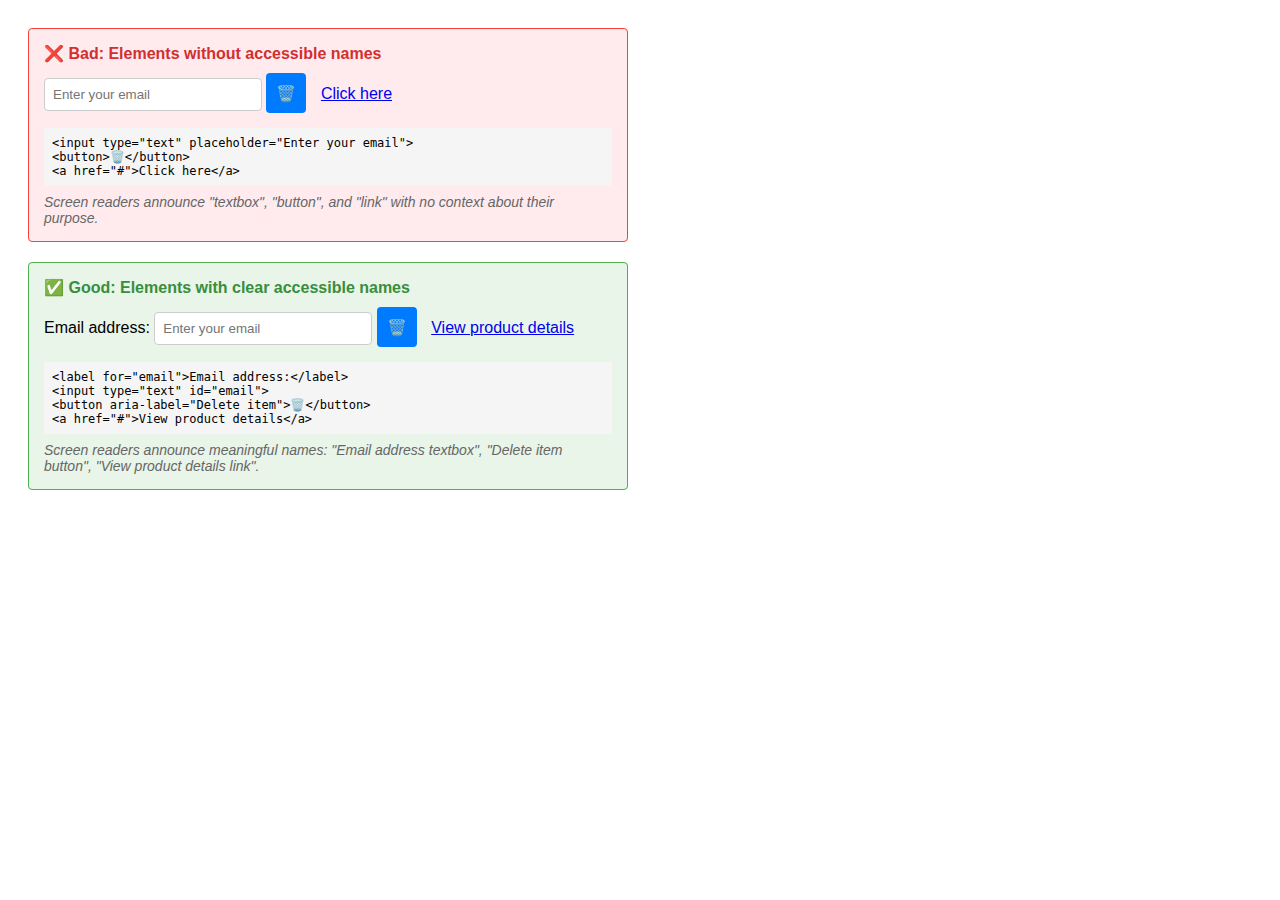
<file: accessible-names-demo.html>
<!DOCTYPE html>
<html lang="en">
<head>
    <meta charset="UTF-8">
    <meta name="viewport" content="width=device-width, initial-scale=1.0">
    <title>Accessible Names Demo</title>
    <style>
        body {
            font-family: Arial, sans-serif;
            padding: 20px;
            max-width: 600px;
        }

        .example {
            margin-bottom: 20px;
            padding: 15px;
            border: 1px solid #ccc;
            border-radius: 4px;
        }

        .bad {
            background-color: #ffebee;
            border-color: #f44336;
        }

        .good {
            background-color: #e8f5e8;
            border-color: #4caf50;
        }

        .label {
            font-weight: bold;
            margin-bottom: 10px;
            color: #333;
        }

        .bad .label {
            color: #d32f2f;
        }

        .good .label {
            color: #388e3c;
        }

        .code {
            font-family: monospace;
            background-color: #f5f5f5;
            padding: 8px;
            border-radius: 3px;
            margin-top: 8px;
            font-size: 12px;
        }

        .explanation {
            font-size: 14px;
            color: #666;
            margin-top: 8px;
            font-style: italic;
        }

        .form-group {
            margin-bottom: 15px;
        }

        input {
            padding: 8px;
            border: 1px solid #ccc;
            border-radius: 4px;
            width: 200px;
        }

        button {
            padding: 8px 12px;
            background-color: #007bff;
            color: white;
            border: none;
            border-radius: 4px;
            cursor: pointer;
            margin-right: 10px;
        }

        button:hover {
            background-color: #0056b3;
        }

        .icon-button {
            padding: 8px;
            width: 40px;
            height: 40px;
            font-size: 16px;
        }

        .visually-hidden {
            position: absolute;
            width: 1px;
            height: 1px;
            padding: 0;
            margin: -1px;
            overflow: hidden;
            clip: rect(0, 0, 0, 0);
            white-space: nowrap;
            border: 0;
        }
    </style>
</head>
<body>
    <div class="example bad">
        <div class="label">❌ Bad: Elements without accessible names</div>
        <div class="form-group">
            <input type="text" placeholder="Enter your email">
            <button class="icon-button">🗑️</button>
            <a href="#" onclick="return false;">Click here</a>
        </div>
        <div class="code">&lt;input type="text" placeholder="Enter your email"&gt;<br>&lt;button&gt;🗑️&lt;/button&gt;<br>&lt;a href="#"&gt;Click here&lt;/a&gt;</div>
        <div class="explanation">
            Screen readers announce "textbox", "button", and "link" with no context about their purpose.
        </div>
    </div>

    <div class="example good">
        <div class="label">✅ Good: Elements with clear accessible names</div>
        <div class="form-group">
            <label for="email">Email address:</label>
            <input type="text" id="email" placeholder="Enter your email">
            <button class="icon-button" aria-label="Delete item">🗑️</button>
            <a href="#" onclick="return false;">View product details</a>
        </div>
        <div class="code">&lt;label for="email"&gt;Email address:&lt;/label&gt;<br>&lt;input type="text" id="email"&gt;<br>&lt;button aria-label="Delete item"&gt;🗑️&lt;/button&gt;<br>&lt;a href="#"&gt;View product details&lt;/a&gt;</div>
        <div class="explanation">
            Screen readers announce meaningful names: "Email address textbox", "Delete item button", "View product details link".
        </div>
    </div>
</body>
</html>
</file>
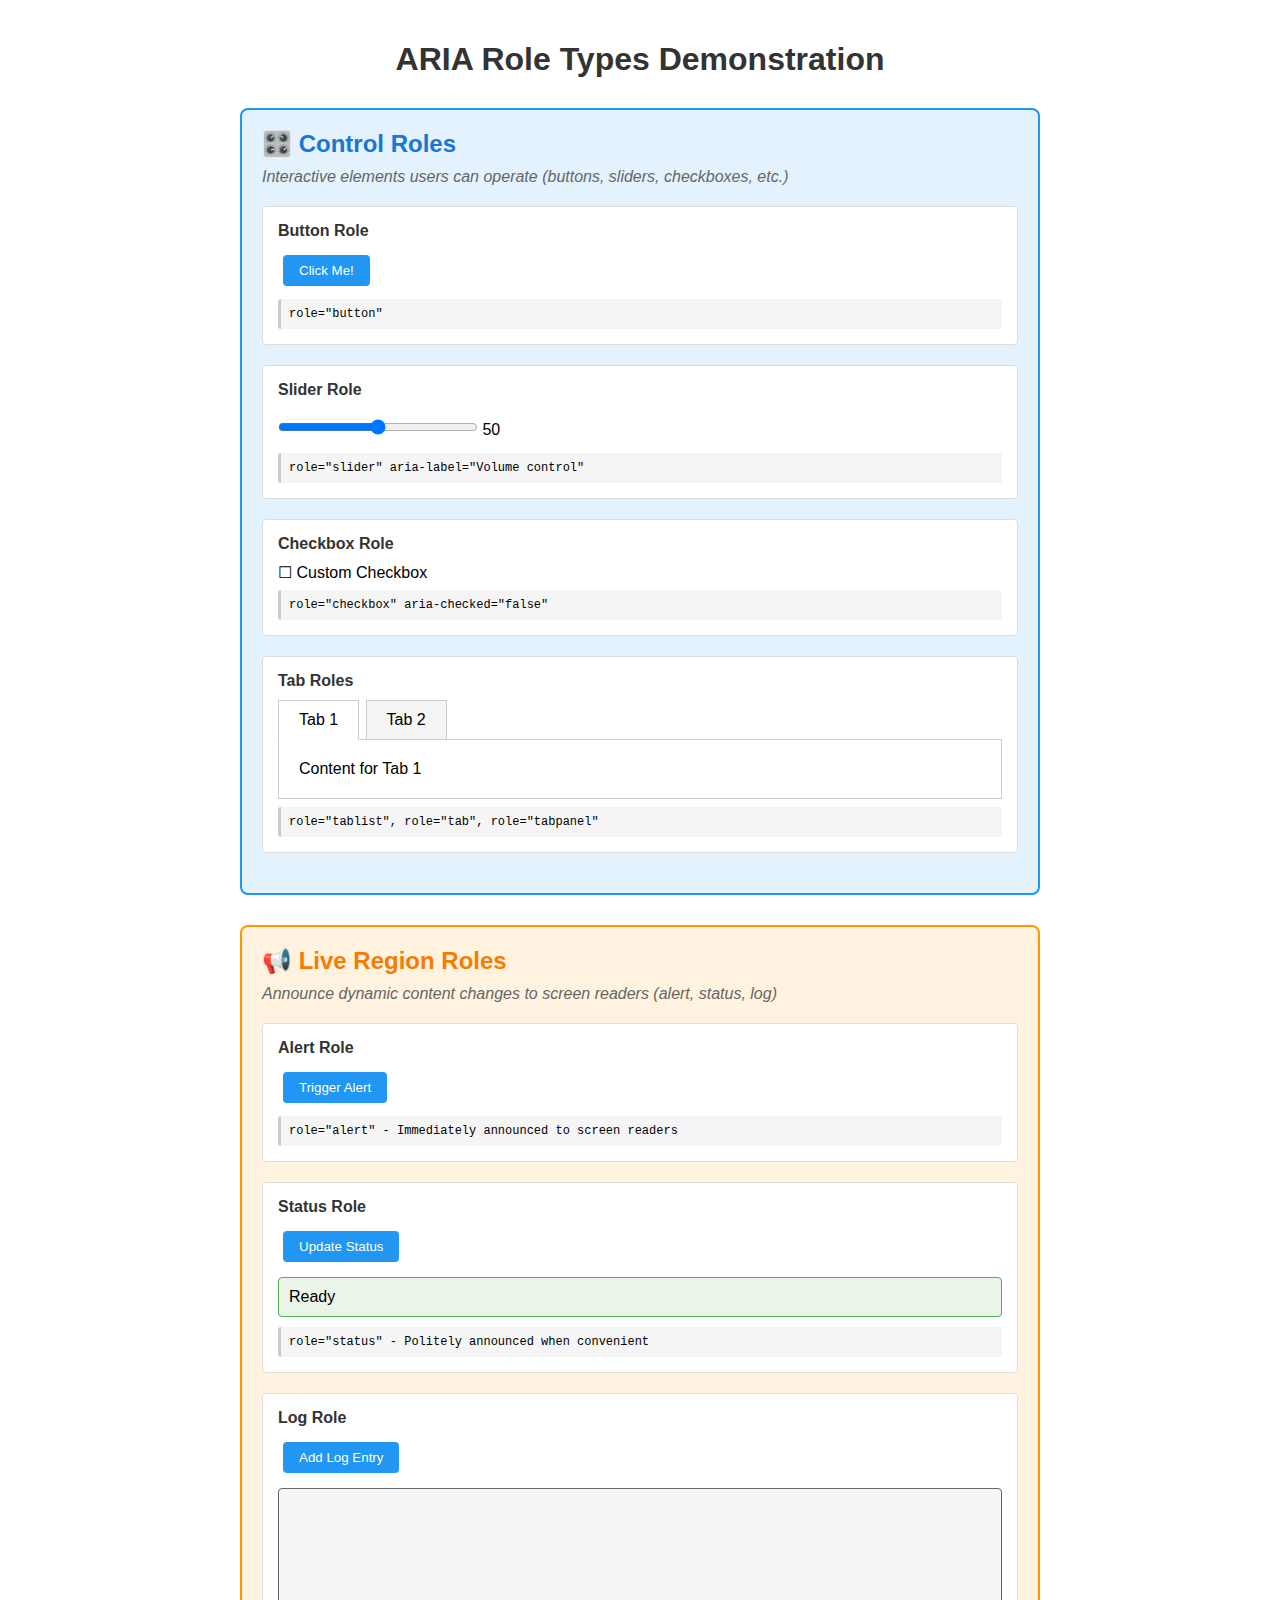
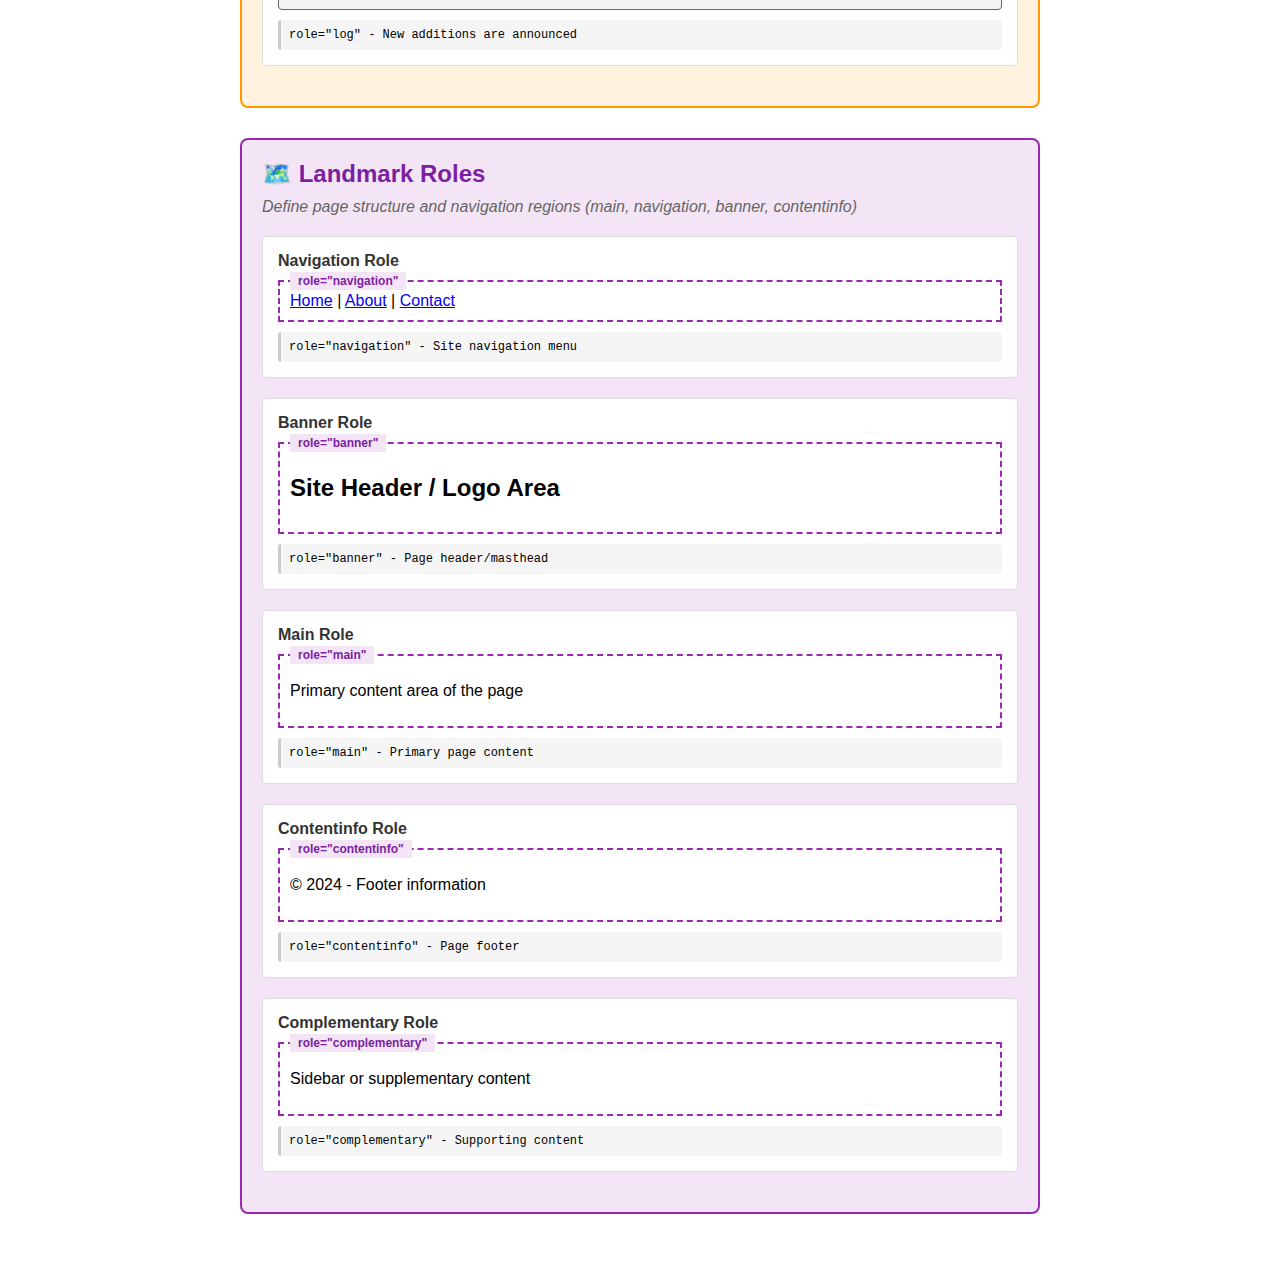
<file: aria-roles-demo.html>
<!DOCTYPE html>
<html lang="en">
<head>
    <meta charset="UTF-8">
    <meta name="viewport" content="width=device-width, initial-scale=1.0">
    <title>ARIA Role Types Demo</title>
    <style>
        body {
            font-family: Arial, sans-serif;
            padding: 20px;
            max-width: 800px;
            margin: 0 auto;
        }

        h1 {
            text-align: center;
            color: #333;
            margin-bottom: 30px;
        }

        .section {
            margin-bottom: 30px;
            padding: 20px;
            border: 2px solid;
            border-radius: 8px;
        }

        .control-roles {
            background-color: #e3f2fd;
            border-color: #2196f3;
        }

        .live-region-roles {
            background-color: #fff3e0;
            border-color: #ff9800;
        }

        .landmark-roles {
            background-color: #f3e5f5;
            border-color: #9c27b0;
        }

        .section-title {
            font-size: 24px;
            font-weight: bold;
            margin-bottom: 10px;
        }

        .control-roles .section-title {
            color: #1976d2;
        }

        .live-region-roles .section-title {
            color: #f57c00;
        }

        .landmark-roles .section-title {
            color: #7b1fa2;
        }

        .description {
            font-style: italic;
            margin-bottom: 20px;
            color: #666;
        }

        .demo-group {
            margin-bottom: 20px;
            padding: 15px;
            background-color: white;
            border-radius: 4px;
            border: 1px solid #ddd;
        }

        .demo-title {
            font-weight: bold;
            margin-bottom: 10px;
            color: #333;
        }

        .code {
            font-family: monospace;
            background-color: #f5f5f5;
            padding: 8px;
            border-radius: 3px;
            margin-top: 8px;
            font-size: 12px;
            border-left: 3px solid #ccc;
        }

        /* Control role styles */
        button {
            padding: 8px 16px;
            margin: 5px;
            border: none;
            border-radius: 4px;
            cursor: pointer;
            background-color: #2196f3;
            color: white;
        }

        button:hover {
            background-color: #1976d2;
        }

        .slider {
            width: 200px;
            margin: 10px 0;
        }

        .tabs {
            border-bottom: 1px solid #ccc;
        }

        .tab {
            display: inline-block;
            padding: 10px 20px;
            background-color: #f5f5f5;
            border: 1px solid #ccc;
            border-bottom: none;
            cursor: pointer;
            margin-right: 2px;
        }

        .tab[aria-selected="true"] {
            background-color: white;
            border-bottom: 1px solid white;
            margin-bottom: -1px;
        }

        .tabpanel {
            padding: 20px;
            border: 1px solid #ccc;
            border-top: none;
            background-color: white;
        }

        /* Live region styles */
        .alert {
            background-color: #ffebee;
            border: 1px solid #f44336;
            padding: 10px;
            border-radius: 4px;
            margin: 10px 0;
        }

        .status {
            background-color: #e8f5e8;
            border: 1px solid #4caf50;
            padding: 10px;
            border-radius: 4px;
            margin: 10px 0;
        }

        .log {
            background-color: #f5f5f5;
            border: 1px solid #666;
            padding: 10px;
            border-radius: 4px;
            height: 100px;
            overflow-y: auto;
            margin: 10px 0;
        }

        /* Landmark styles */
        .landmark-demo {
            border: 2px dashed #9c27b0;
            padding: 10px;
            margin: 10px 0;
            position: relative;
        }

        .landmark-label {
            position: absolute;
            top: -10px;
            left: 10px;
            background-color: #f3e5f5;
            padding: 2px 8px;
            font-size: 12px;
            font-weight: bold;
            color: #7b1fa2;
        }
    </style>
</head>
<body>
    <h1>ARIA Role Types Demonstration</h1>

    <!-- CONTROL ROLES SECTION -->
    <div class="section control-roles">
        <div class="section-title">🎛️ Control Roles</div>
        <div class="description">Interactive elements users can operate (buttons, sliders, checkboxes, etc.)</div>
        
        <div class="demo-group">
            <div class="demo-title">Button Role</div>
            <button role="button" onclick="showAlert()">Click Me!</button>
            <div class="code">role="button"</div>
        </div>

        <div class="demo-group">
            <div class="demo-title">Slider Role</div>
            <input type="range" class="slider" role="slider" min="0" max="100" value="50" aria-label="Volume control">
            <span id="slider-value">50</span>
            <div class="code">role="slider" aria-label="Volume control"</div>
        </div>

        <div class="demo-group">
            <div class="demo-title">Checkbox Role</div>
            <div role="checkbox" aria-checked="false" tabindex="0" onclick="toggleCheckbox(this)" style="cursor: pointer;">
                ☐ Custom Checkbox
            </div>
            <div class="code">role="checkbox" aria-checked="false"</div>
        </div>

        <div class="demo-group">
            <div class="demo-title">Tab Roles</div>
            <div class="tabs" role="tablist">
                <div class="tab" role="tab" aria-selected="true" aria-controls="panel1" tabindex="0">Tab 1</div>
                <div class="tab" role="tab" aria-selected="false" aria-controls="panel2" tabindex="-1">Tab 2</div>
            </div>
            <div class="tabpanel" role="tabpanel" id="panel1">Content for Tab 1</div>
            <div class="code">role="tablist", role="tab", role="tabpanel"</div>
        </div>
    </div>

    <!-- LIVE REGION ROLES SECTION -->
    <div class="section live-region-roles">
        <div class="section-title">📢 Live Region Roles</div>
        <div class="description">Announce dynamic content changes to screen readers (alert, status, log)</div>
        
        <div class="demo-group">
            <div class="demo-title">Alert Role</div>
            <button onclick="showAlert()">Trigger Alert</button>
            <div id="alert-region" role="alert" class="alert" style="display: none;"></div>
            <div class="code">role="alert" - Immediately announced to screen readers</div>
        </div>

        <div class="demo-group">
            <div class="demo-title">Status Role</div>
            <button onclick="updateStatus()">Update Status</button>
            <div id="status-region" role="status" class="status">Ready</div>
            <div class="code">role="status" - Politely announced when convenient</div>
        </div>

        <div class="demo-group">
            <div class="demo-title">Log Role</div>
            <button onclick="addLogEntry()">Add Log Entry</button>
            <div id="log-region" role="log" class="log"></div>
            <div class="code">role="log" - New additions are announced</div>
        </div>
    </div>

    <!-- LANDMARK ROLES SECTION -->
    <div class="section landmark-roles">
        <div class="section-title">🗺️ Landmark Roles</div>
        <div class="description">Define page structure and navigation regions (main, navigation, banner, contentinfo)</div>
        
        <div class="demo-group">
            <div class="demo-title">Navigation Role</div>
            <div class="landmark-demo">
                <div class="landmark-label">role="navigation"</div>
                <nav role="navigation">
                    <a href="#">Home</a> | <a href="#">About</a> | <a href="#">Contact</a>
                </nav>
            </div>
            <div class="code">role="navigation" - Site navigation menu</div>
        </div>

        <div class="demo-group">
            <div class="demo-title">Banner Role</div>
            <div class="landmark-demo">
                <div class="landmark-label">role="banner"</div>
                <header role="banner">
                    <h2>Site Header / Logo Area</h2>
                </header>
            </div>
            <div class="code">role="banner" - Page header/masthead</div>
        </div>

        <div class="demo-group">
            <div class="demo-title">Main Role</div>
            <div class="landmark-demo">
                <div class="landmark-label">role="main"</div>
                <main role="main">
                    <p>Primary content area of the page</p>
                </main>
            </div>
            <div class="code">role="main" - Primary page content</div>
        </div>

        <div class="demo-group">
            <div class="demo-title">Contentinfo Role</div>
            <div class="landmark-demo">
                <div class="landmark-label">role="contentinfo"</div>
                <footer role="contentinfo">
                    <p>© 2024 - Footer information</p>
                </footer>
            </div>
            <div class="code">role="contentinfo" - Page footer</div>
        </div>

        <div class="demo-group">
            <div class="demo-title">Complementary Role</div>
            <div class="landmark-demo">
                <div class="landmark-label">role="complementary"</div>
                <aside role="complementary">
                    <p>Sidebar or supplementary content</p>
                </aside>
            </div>
            <div class="code">role="complementary" - Supporting content</div>
        </div>
    </div>

    <script>
        let logCounter = 1;
        let statusCounter = 1;

        function showAlert() {
            const alertRegion = document.getElementById('alert-region');
            alertRegion.textContent = 'Alert! This is an important message.';
            alertRegion.style.display = 'block';
            setTimeout(() => {
                alertRegion.style.display = 'none';
            }, 3000);
        }

        function updateStatus() {
            const statusRegion = document.getElementById('status-region');
            statusRegion.textContent = `Status updated #${statusCounter++}`;
        }

        function addLogEntry() {
            const logRegion = document.getElementById('log-region');
            const entry = document.createElement('div');
            entry.textContent = `Log entry #${logCounter++} - ${new Date().toLocaleTimeString()}`;
            logRegion.appendChild(entry);
            logRegion.scrollTop = logRegion.scrollHeight;
        }

        function toggleCheckbox(element) {
            const checked = element.getAttribute('aria-checked') === 'true';
            element.setAttribute('aria-checked', !checked);
            element.textContent = !checked ? '☑ Custom Checkbox' : '☐ Custom Checkbox';
        }

        // Slider value update
        document.querySelector('.slider').addEventListener('input', function(e) {
            document.getElementById('slider-value').textContent = e.target.value;
        });

        // Add keyboard support for custom checkbox
        document.querySelector('[role="checkbox"]').addEventListener('keydown', function(e) {
            if (e.key === 'Enter' || e.key === ' ') {
                e.preventDefault();
                toggleCheckbox(this);
            }
        });
    </script>
</body>
</html>
</file>
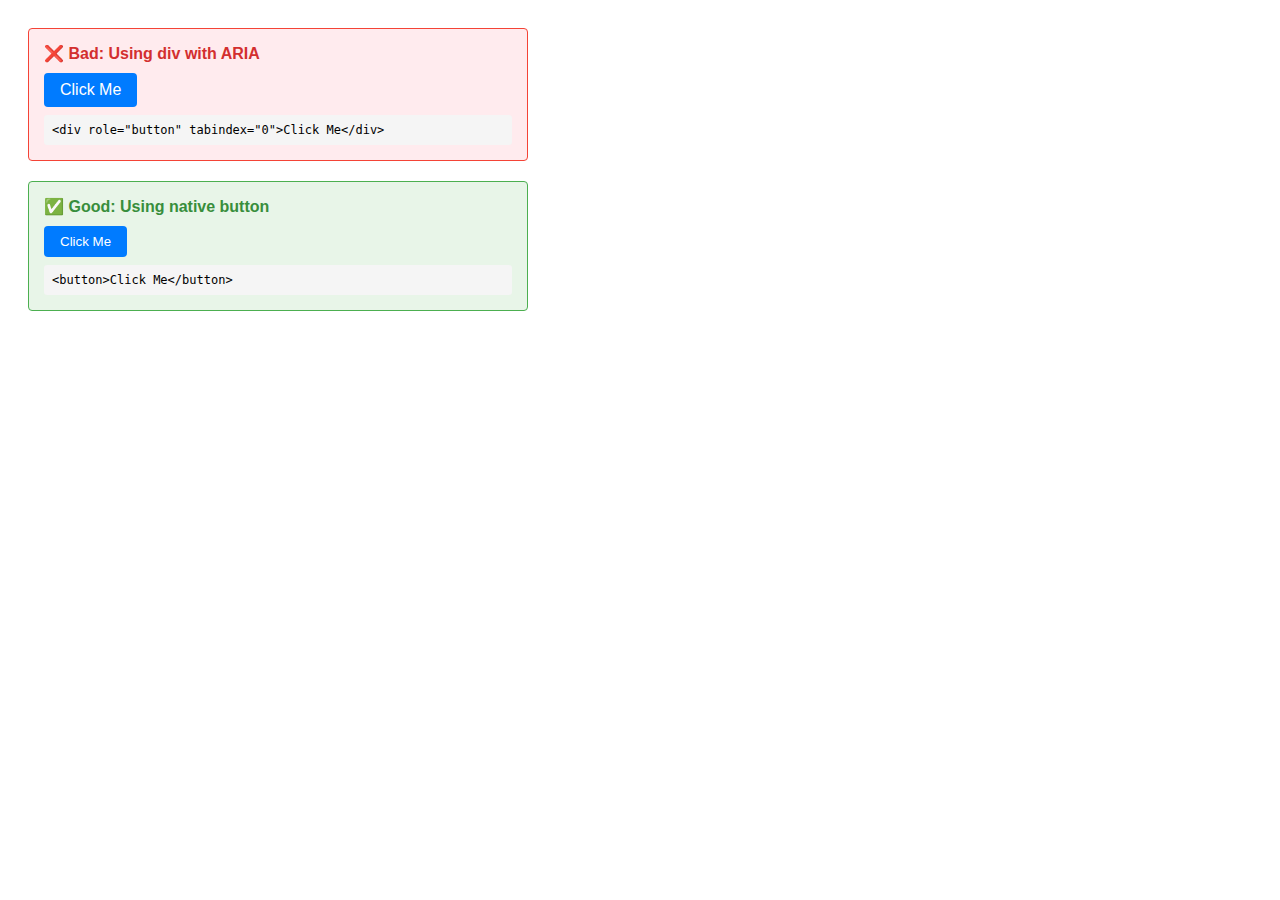
<file: aria-rule-demo.html>
<!DOCTYPE html>
<html lang="en">
<head>
    <meta charset="UTF-8">
    <meta name="viewport" content="width=device-width, initial-scale=1.0">
    <title>Native HTML vs ARIA Demo</title>
    <style>
        body {
            font-family: Arial, sans-serif;
            padding: 20px;
            max-width: 500px;
        }

        .example {
            margin-bottom: 20px;
            padding: 15px;
            border: 1px solid #ccc;
            border-radius: 4px;
        }

        .bad {
            background-color: #ffebee;
            border-color: #f44336;
        }

        .good {
            background-color: #e8f5e8;
            border-color: #4caf50;
        }

        .label {
            font-weight: bold;
            margin-bottom: 10px;
            color: #333;
        }

        .bad .label {
            color: #d32f2f;
        }

        .good .label {
            color: #388e3c;
        }

        /* Style the div to look like a button */
        .fake-button {
            display: inline-block;
            padding: 8px 16px;
            background-color: #007bff;
            color: white;
            border-radius: 4px;
            cursor: pointer;
            user-select: none;
        }

        .fake-button:hover {
            background-color: #0056b3;
        }

        .fake-button:focus {
            outline: 2px solid #80bdff;
        }

        /* Native button styling */
        .real-button {
            padding: 8px 16px;
            background-color: #007bff;
            color: white;
            border: none;
            border-radius: 4px;
            cursor: pointer;
        }

        .real-button:hover {
            background-color: #0056b3;
        }

        .code {
            font-family: monospace;
            background-color: #f5f5f5;
            padding: 8px;
            border-radius: 3px;
            margin-top: 8px;
            font-size: 12px;
        }
    </style>
</head>
<body>
    <div class="example bad">
        <div class="label">❌ Bad: Using div with ARIA</div>
        <div class="fake-button" role="button" tabindex="0" onclick="alert('Clicked!')">
            Click Me
        </div>
        <div class="code">&lt;div role="button" tabindex="0"&gt;Click Me&lt;/div&gt;</div>
    </div>

    <div class="example good">
        <div class="label">✅ Good: Using native button</div>
        <button class="real-button" onclick="alert('Clicked!')">
            Click Me
        </button>
        <div class="code">&lt;button&gt;Click Me&lt;/button&gt;</div>
    </div>

    <script>
        // Add keyboard support for the fake button (this is what you get for free with <button>)
        document.querySelector('.fake-button').addEventListener('keydown', function(e) {
            if (e.key === 'Enter' || e.key === ' ') {
                e.preventDefault();
                this.click();
            }
        });
    </script>
</body>
</html>
</file>
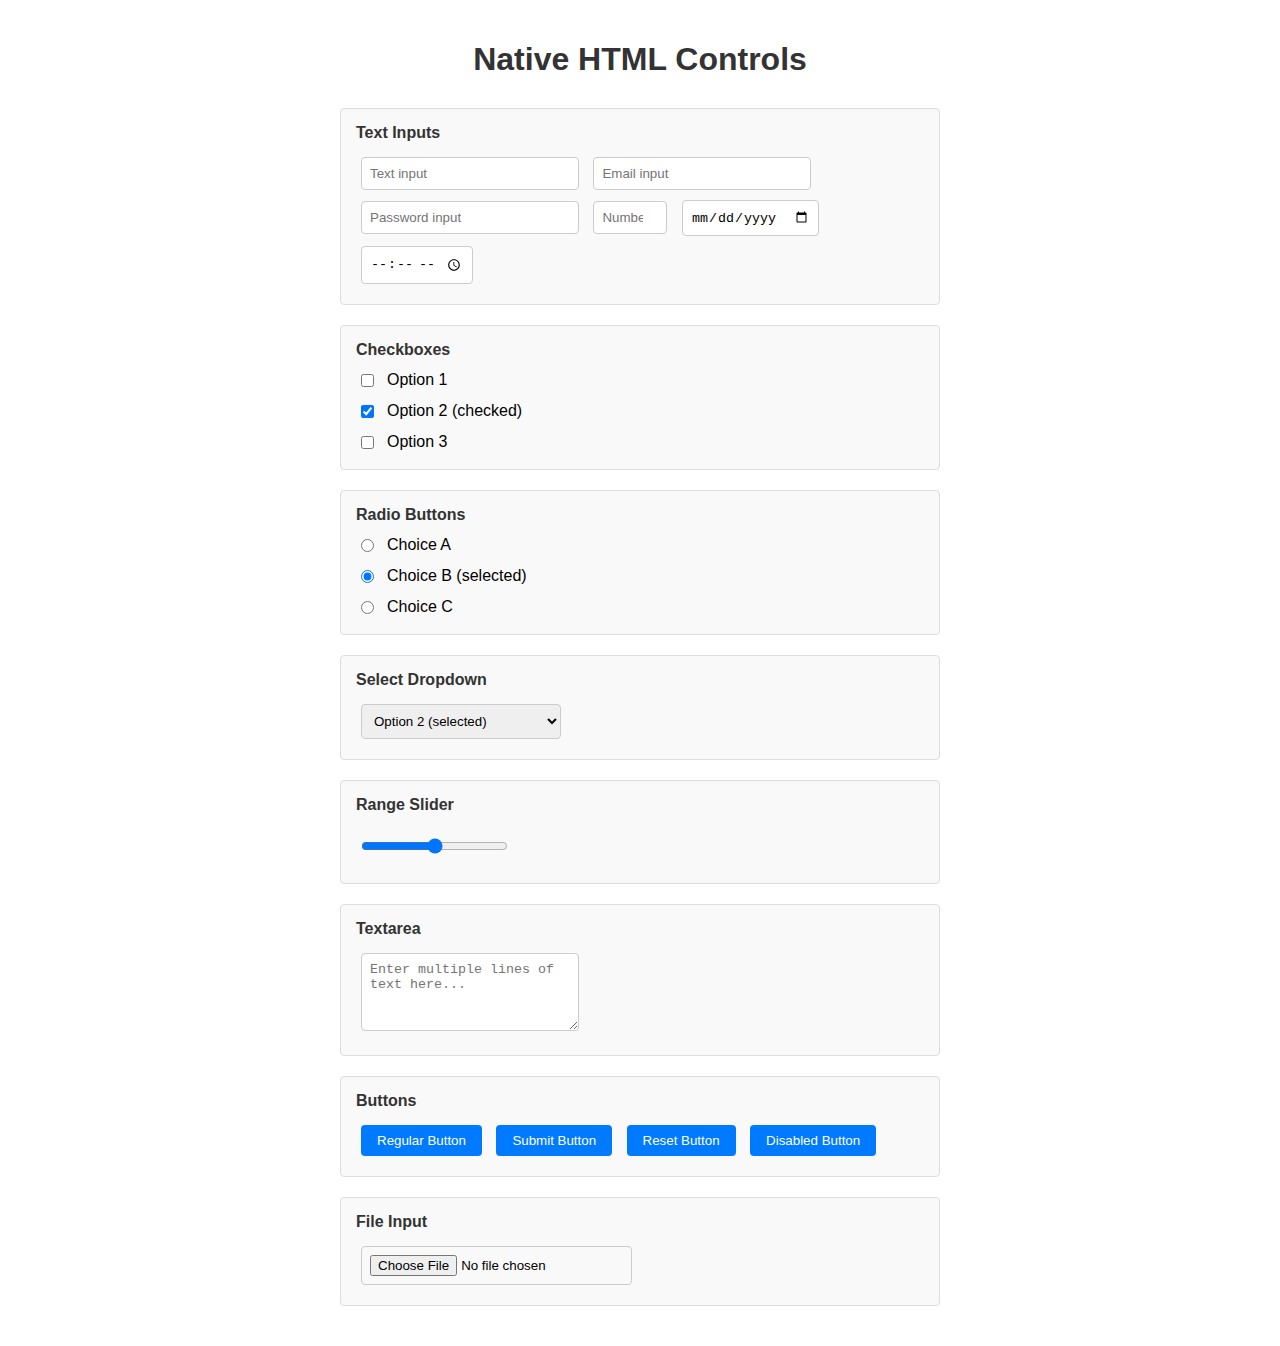
<file: native-controls-demo.html>
<!DOCTYPE html>
<html lang="en">
<head>
    <meta charset="UTF-8">
    <meta name="viewport" content="width=device-width, initial-scale=1.0">
    <title>Native HTML Controls Demo</title>
    <style>
        body {
            font-family: Arial, sans-serif;
            padding: 20px;
            max-width: 600px;
            margin: 0 auto;
        }

        h1 {
            text-align: center;
            color: #333;
            margin-bottom: 30px;
        }

        .control-group {
            margin-bottom: 20px;
            padding: 15px;
            border: 1px solid #ddd;
            border-radius: 4px;
            background-color: #f9f9f9;
        }

        .control-label {
            font-weight: bold;
            margin-bottom: 10px;
            color: #333;
        }

        input, select, textarea {
            padding: 8px;
            border: 1px solid #ccc;
            border-radius: 4px;
            margin: 5px;
        }

        input[type="text"], input[type="email"], input[type="password"], select, textarea {
            width: 200px;
        }

        button {
            padding: 8px 16px;
            background-color: #007bff;
            color: white;
            border: none;
            border-radius: 4px;
            cursor: pointer;
            margin: 5px;
        }

        button:hover {
            background-color: #0056b3;
        }

        .checkbox-group, .radio-group {
            display: flex;
            flex-direction: column;
            gap: 8px;
        }

        .checkbox-item, .radio-item {
            display: flex;
            align-items: center;
            gap: 8px;
        }
    </style>
</head>
<body>
    <h1>Native HTML Controls</h1>

    <div class="control-group">
        <div class="control-label">Text Inputs</div>
        <input type="text" placeholder="Text input">
        <input type="email" placeholder="Email input">
        <input type="password" placeholder="Password input">
        <input type="number" placeholder="Number input" min="0" max="100">
        <input type="date">
        <input type="time">
    </div>

    <div class="control-group">
        <div class="control-label">Checkboxes</div>
        <div class="checkbox-group">
            <div class="checkbox-item">
                <input type="checkbox" id="check1">
                <label for="check1">Option 1</label>
            </div>
            <div class="checkbox-item">
                <input type="checkbox" id="check2" checked>
                <label for="check2">Option 2 (checked)</label>
            </div>
            <div class="checkbox-item">
                <input type="checkbox" id="check3">
                <label for="check3">Option 3</label>
            </div>
        </div>
    </div>

    <div class="control-group">
        <div class="control-label">Radio Buttons</div>
        <div class="radio-group">
            <div class="radio-item">
                <input type="radio" id="radio1" name="radiogroup" value="option1">
                <label for="radio1">Choice A</label>
            </div>
            <div class="radio-item">
                <input type="radio" id="radio2" name="radiogroup" value="option2" checked>
                <label for="radio2">Choice B (selected)</label>
            </div>
            <div class="radio-item">
                <input type="radio" id="radio3" name="radiogroup" value="option3">
                <label for="radio3">Choice C</label>
            </div>
        </div>
    </div>

    <div class="control-group">
        <div class="control-label">Select Dropdown</div>
        <select>
            <option>Choose an option</option>
            <option>Option 1</option>
            <option selected>Option 2 (selected)</option>
            <option>Option 3</option>
            <option>Option 4</option>
        </select>
    </div>

    <div class="control-group">
        <div class="control-label">Range Slider</div>
        <input type="range" min="0" max="100" value="50">
    </div>

    <div class="control-group">
        <div class="control-label">Textarea</div>
        <textarea rows="4" placeholder="Enter multiple lines of text here..."></textarea>
    </div>

    <div class="control-group">
        <div class="control-label">Buttons</div>
        <button type="button">Regular Button</button>
        <button type="submit">Submit Button</button>
        <button type="reset">Reset Button</button>
        <button disabled>Disabled Button</button>
    </div>

    <div class="control-group">
        <div class="control-label">File Input</div>
        <input type="file">
    </div>
</body>
</html>
</file>
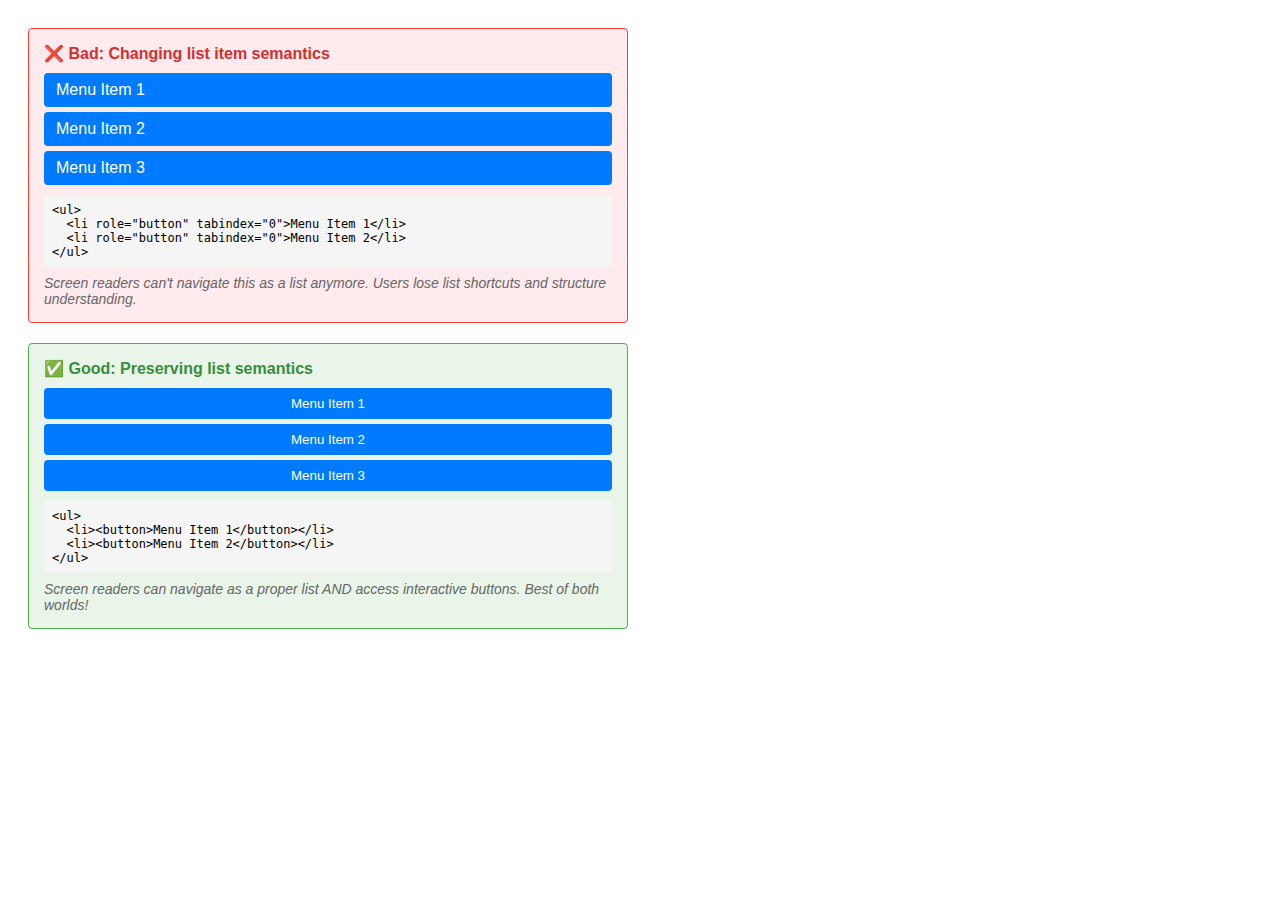
<file: native-semantics-demo.html>
<!DOCTYPE html>
<html lang="en">
<head>
    <meta charset="UTF-8">
    <meta name="viewport" content="width=device-width, initial-scale=1.0">
    <title>Native List Semantics Demo</title>
    <style>
        body {
            font-family: Arial, sans-serif;
            padding: 20px;
            max-width: 600px;
        }

        .example {
            margin-bottom: 20px;
            padding: 15px;
            border: 1px solid #ccc;
            border-radius: 4px;
        }

        .bad {
            background-color: #ffebee;
            border-color: #f44336;
        }

        .good {
            background-color: #e8f5e8;
            border-color: #4caf50;
        }

        .label {
            font-weight: bold;
            margin-bottom: 10px;
            color: #333;
        }

        .bad .label {
            color: #d32f2f;
        }

        .good .label {
            color: #388e3c;
        }

        .code {
            font-family: monospace;
            background-color: #f5f5f5;
            padding: 8px;
            border-radius: 3px;
            margin-top: 8px;
            font-size: 12px;
        }

        .explanation {
            font-size: 14px;
            color: #666;
            margin-top: 8px;
            font-style: italic;
        }

        /* Style list items to look like buttons when they have role="button" */
        .bad li[role="button"] {
            display: block;
            padding: 8px 12px;
            background-color: #007bff;
            color: white;
            border-radius: 4px;
            cursor: pointer;
            margin-bottom: 5px;
            user-select: none;
        }

        .bad li[role="button"]:hover {
            background-color: #0056b3;
        }

        /* Style actual buttons inside list items */
        .good button {
            display: block;
            width: 100%;
            padding: 8px 12px;
            background-color: #007bff;
            color: white;
            border: none;
            border-radius: 4px;
            cursor: pointer;
            margin-bottom: 5px;
        }

        .good button:hover {
            background-color: #0056b3;
        }

        ul {
            margin: 10px 0;
            padding-left: 0;
        }

        li {
            list-style: none;
        }
    </style>
</head>
<body>
    <div class="example bad">
        <div class="label">❌ Bad: Changing list item semantics</div>
        <ul>
            <li role="button" tabindex="0" onclick="alert('Item 1 clicked!')">Menu Item 1</li>
            <li role="button" tabindex="0" onclick="alert('Item 2 clicked!')">Menu Item 2</li>
            <li role="button" tabindex="0" onclick="alert('Item 3 clicked!')">Menu Item 3</li>
        </ul>
        <div class="code">&lt;ul&gt;<br>&nbsp;&nbsp;&lt;li role="button" tabindex="0"&gt;Menu Item 1&lt;/li&gt;<br>&nbsp;&nbsp;&lt;li role="button" tabindex="0"&gt;Menu Item 2&lt;/li&gt;<br>&lt;/ul&gt;</div>
        <div class="explanation">
            Screen readers can't navigate this as a list anymore. Users lose list shortcuts and structure understanding.
        </div>
    </div>

    <div class="example good">
        <div class="label">✅ Good: Preserving list semantics</div>
        <ul>
            <li><button onclick="alert('Item 1 clicked!')">Menu Item 1</button></li>
            <li><button onclick="alert('Item 2 clicked!')">Menu Item 2</button></li>
            <li><button onclick="alert('Item 3 clicked!')">Menu Item 3</button></li>
        </ul>
        <div class="code">&lt;ul&gt;<br>&nbsp;&nbsp;&lt;li&gt;&lt;button&gt;Menu Item 1&lt;/button&gt;&lt;/li&gt;<br>&nbsp;&nbsp;&lt;li&gt;&lt;button&gt;Menu Item 2&lt;/button&gt;&lt;/li&gt;<br>&lt;/ul&gt;</div>
        <div class="explanation">
            Screen readers can navigate as a proper list AND access interactive buttons. Best of both worlds!
        </div>
    </div>

    <script>
        // Add keyboard support for the bad example (this is what you get for free with proper semantics)
        document.querySelectorAll('.bad li[role="button"]').forEach(item => {
            item.addEventListener('keydown', function(e) {
                if (e.key === 'Enter' || e.key === ' ') {
                    e.preventDefault();
                    this.click();
                }
            });
        });
    </script>
</body>
</html>
</file>
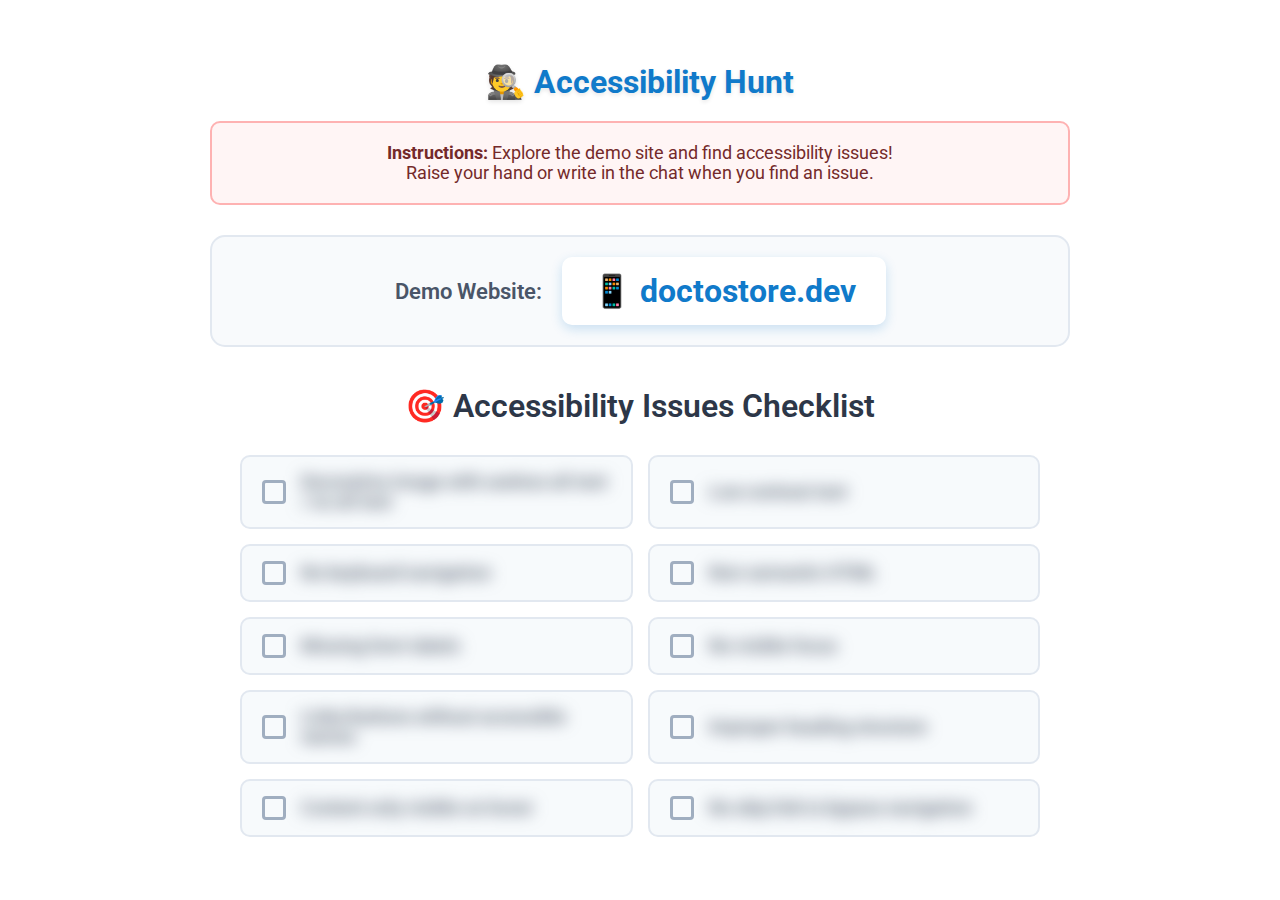
<file: dev-time-demo/presentation.html>
<!DOCTYPE html>
<html lang="en">
<head>
    <meta charset="UTF-8">
    <meta name="viewport" content="width=device-width, initial-scale=1.0">
    <title>Accessibility Hunt - Interactive Presentation</title>
    <link rel="preconnect" href="https://fonts.googleapis.com">
    <link rel="preconnect" href="https://fonts.gstatic.com" crossorigin>
    <link href="https://fonts.googleapis.com/css2?family=Roboto:ital,wght@0,100..900;1,100..900&display=swap" rel="stylesheet">
    <style>
        * {
            margin: 0;
            padding: 0;
            box-sizing: border-box;
        }

        body {
            font-family: 'Roboto', sans-serif;
            min-height: 100vh;
            display: flex;
            align-items: center;
            justify-content: center;
            color: #333;
        }

        .slide-container {
            border-radius: 20px;
            padding: 20px;
            max-width: 900px;
            width: 90%;
            text-align: center;
        }

        .slide-title {
            font-size: 2rem;
            font-weight: 700;
            color: #107ACA;
            margin-bottom: 20px;
            text-shadow: 0 2px 4px rgba(0, 0, 0, 0.1);
        }

        .demo-link-section {
            background: #f8fafc;
            border-radius: 15px;
            padding: 20px;
            margin-bottom: 40px;
            border: 2px solid #e2e8f0;
            display: flex;
            align-items: center;
            justify-content: center;
            gap: 20px;
        }

        .demo-link-label {
            font-size: 1.4rem;
            font-weight: 600;
            color: #4a5568;
        }

        .demo-link {
            font-size: 2rem;
            font-weight: 700;
            color: #107ACA;
            text-decoration: none;
            background: white;
            padding: 15px 30px;
            border-radius: 10px;
            display: inline-block;
            box-shadow: 0 4px 12px rgba(16, 122, 202, 0.2);
            transition: all 0.3s ease;
        }

        .demo-link:hover {
            transform: translateY(-2px);
            box-shadow: 0 8px 20px rgba(16, 122, 202, 0.3);
        }

        .checklist-section {
            text-align: left;
        }

        .checklist-title {
            font-size: 2rem;
            font-weight: 600;
            color: #2d3748;
            margin-bottom: 30px;
            text-align: center;
        }

        .checklist {
            list-style: none;
            display: grid;
            grid-template-columns: 1fr 1fr;
            gap: 15px;
            max-width: 800px;
            margin: 0 auto;
        }

        .checklist-item {
            display: flex;
            align-items: center;
            background: #f7fafc;
            padding: 15px 20px;
            border-radius: 10px;
            border: 2px solid #e2e8f0;
            transition: all 0.3s ease;
        }

        .checklist-item:hover {
            background: #edf2f7;
            border-color: #cbd5e0;
        }

        .checklist-item:has(.checkbox-input:checked) {
            background: #f0fff4;
            border-color: #68d391;
        }

        .checkbox-input {
            display: none;
        }

        .checkbox-label {
            display: flex;
            align-items: center;
            cursor: pointer;
            width: 100%;
        }

        .checkbox {
            width: 24px;
            height: 24px;
            border: 3px solid #a0aec0;
            border-radius: 4px;
            margin-right: 15px;
            display: flex;
            align-items: center;
            justify-content: center;
            transition: all 0.3s ease;
            flex-shrink: 0;
        }

        .checkbox::after {
            content: '✓';
            color: white;
            font-weight: bold;
            font-size: 16px;
            opacity: 0;
            transition: opacity 0.3s ease;
        }

        .checkbox-input:checked + .checkbox-label .checkbox {
            background: #48bb78;
            border-color: #48bb78;
        }

        .checkbox-input:checked + .checkbox-label .checkbox::after {
            opacity: 1;
        }

        .issue-text {
            font-size: 1.1rem;
            font-weight: 500;
            color: #4a5568;
            transition: all 0.3s ease;
            filter: blur(8px);
            user-select: none;
        }

        .checkbox-input:checked + .checkbox-label .issue-text {
            color: #2d3748;
            filter: none;
            user-select: auto;
        }

        .checkbox-input:checked + .checkbox-label {
            background: #f0fff4;
            border-radius: 10px;
        }

        .instructions {
            background: #fff5f5;
            border: 2px solid #feb2b2;
            border-radius: 10px;
            padding: 20px;
            margin-bottom: 30px;
            font-size: 1.1rem;
            color: #742a2a;
            text-align: center;
        }


        @media (max-width: 768px) {
            .slide-container {
                padding: 40px 30px;
            }

            .slide-title {
                font-size: 2.5rem;
            }

            .demo-link {
                font-size: 1.5rem;
                padding: 12px 20px;
            }

            .checklist {
                grid-template-columns: 1fr;
            }

        }
    </style>
</head>
<body>
    <div class="slide-container">
        <h1 class="slide-title">🕵 Accessibility Hunt</h1>
        
        <div class="instructions">
            <strong>Instructions:</strong> Explore the demo site and find accessibility issues! <br/>
            Raise your hand or write in the chat when you find an issue.
        </div>
        
        <div class="demo-link-section">
            <div class="demo-link-label">Demo Website:</div>
            <a href="./index.html" target="_blank" class="demo-link">📱 doctostore.dev</a>
        </div>
        
        <div class="checklist-section">
            <h2 class="checklist-title">🎯 Accessibility Issues Checklist</h2>
            <ul class="checklist">
                <li class="checklist-item">
                    <input type="checkbox" id="issue1" class="checkbox-input">
                    <label for="issue1" class="checkbox-label">
                        <div class="checkbox"></div>
                        <span class="issue-text">Decorative image with useless alt text / no alt text</span>
                    </label>
                </li>
                <li class="checklist-item">
                    <input type="checkbox" id="issue2" class="checkbox-input">
                    <label for="issue2" class="checkbox-label">
                        <div class="checkbox"></div>
                        <span class="issue-text">Low contrast text</span>
                    </label>
                </li>
                <li class="checklist-item">
                    <input type="checkbox" id="issue3" class="checkbox-input">
                    <label for="issue3" class="checkbox-label">
                        <div class="checkbox"></div>
                        <span class="issue-text">No keyboard navigation</span>
                    </label>
                </li>
                <li class="checklist-item">
                    <input type="checkbox" id="issue4" class="checkbox-input">
                    <label for="issue4" class="checkbox-label">
                        <div class="checkbox"></div>
                        <span class="issue-text">Non-semantic HTML</span>
                    </label>
                </li>
                <li class="checklist-item">
                    <input type="checkbox" id="issue5" class="checkbox-input">
                    <label for="issue5" class="checkbox-label">
                        <div class="checkbox"></div>
                        <span class="issue-text">Missing form labels</span>
                    </label>
                </li>
                <li class="checklist-item">
                    <input type="checkbox" id="issue6" class="checkbox-input">
                    <label for="issue6" class="checkbox-label">
                        <div class="checkbox"></div>
                        <span class="issue-text">No visible focus</span>
                    </label>
                </li>
                <li class="checklist-item">
                    <input type="checkbox" id="issue7" class="checkbox-input">
                    <label for="issue7" class="checkbox-label">
                        <div class="checkbox"></div>
                        <span class="issue-text">Links/buttons without accessible names</span>
                    </label>
                </li>
                <li class="checklist-item">
                    <input type="checkbox" id="issue8" class="checkbox-input">
                    <label for="issue8" class="checkbox-label">
                        <div class="checkbox"></div>
                        <span class="issue-text">Improper heading structure</span>
                    </label>
                </li>
                <li class="checklist-item">
                    <input type="checkbox" id="issue9" class="checkbox-input">
                    <label for="issue9" class="checkbox-label">
                        <div class="checkbox"></div>
                        <span class="issue-text">Content only visible on hover</span>
                    </label>
                </li>
                <li class="checklist-item">
                    <input type="checkbox" id="issue10" class="checkbox-input">
                    <label for="issue10" class="checkbox-label">
                        <div class="checkbox"></div>
                        <span class="issue-text">No skip link to bypass navigation</span>
                    </label>
                </li>
            </ul>
        </div>
    </div>

</body>
</html>
</file>
